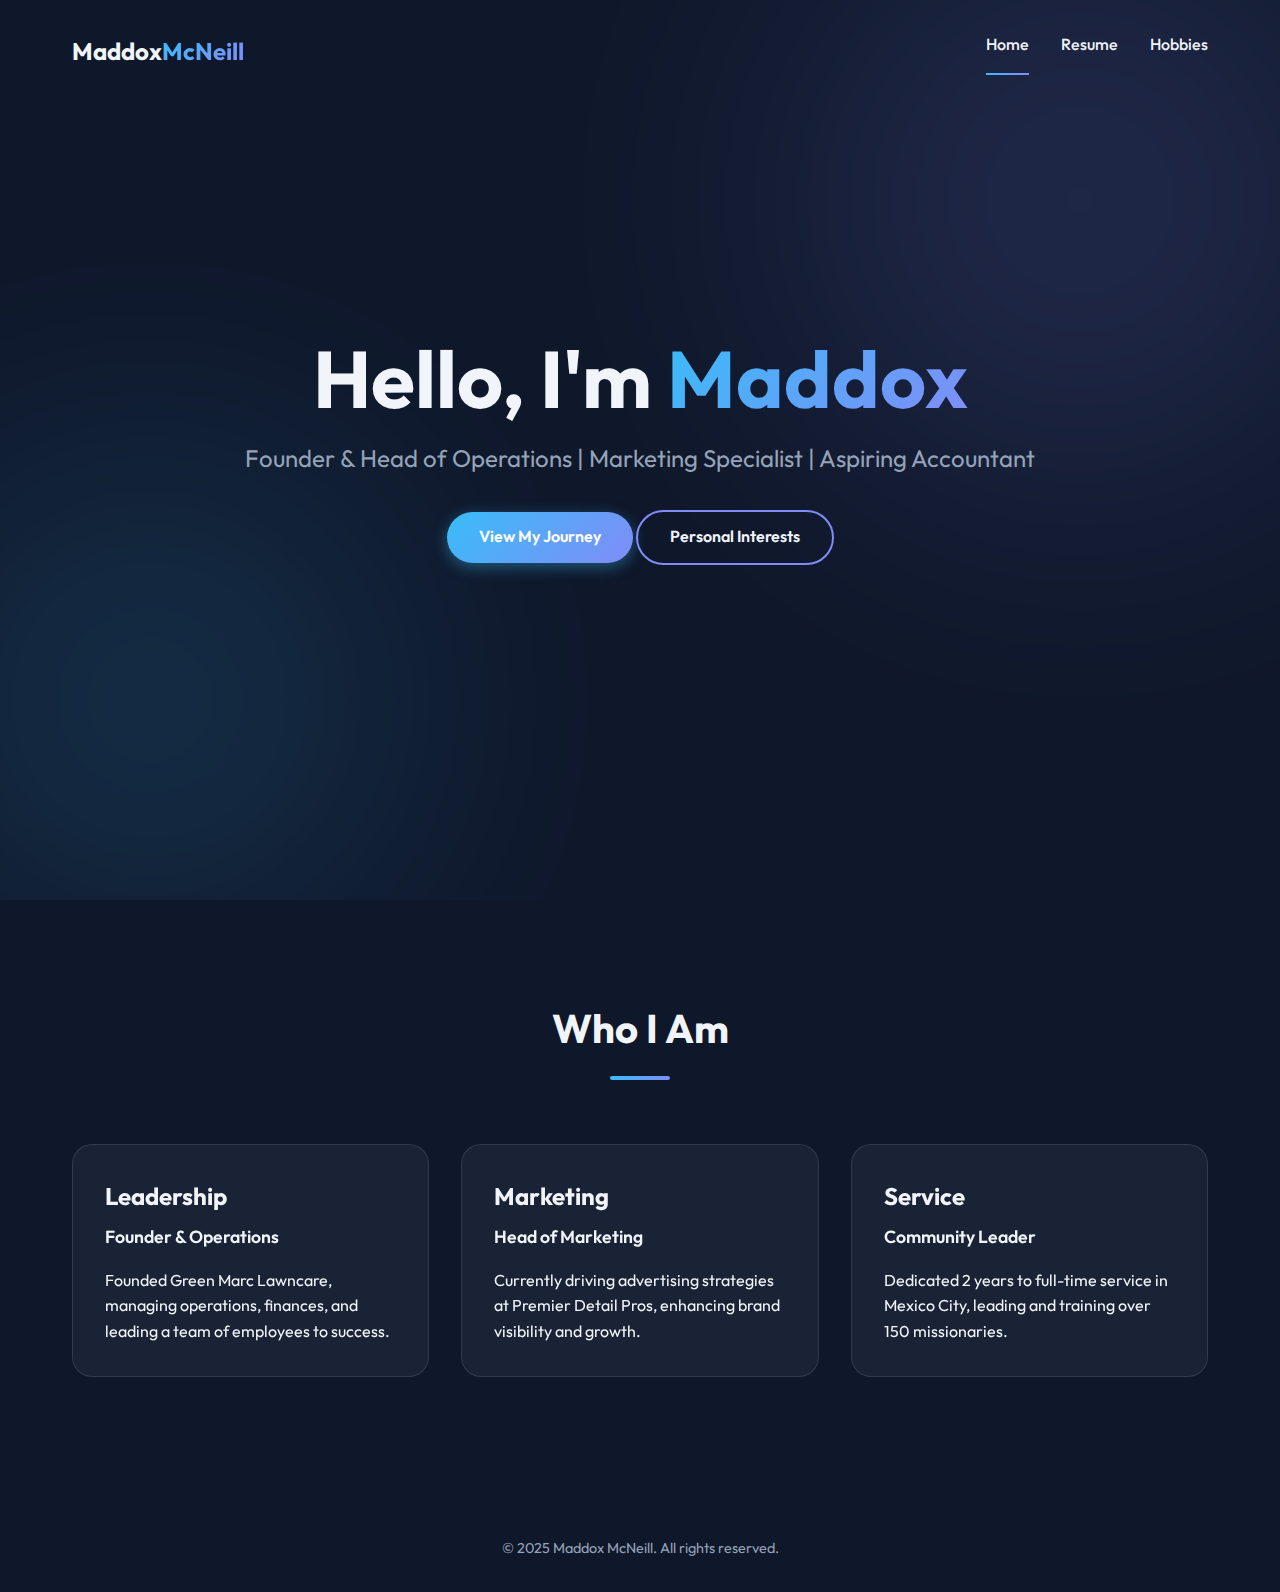
<file: index.html>
<!DOCTYPE html>
<html lang="en">
<head>
    <meta charset="UTF-8">
    <meta name="viewport" content="width=device-width, initial-scale=1.0">
    <title>Maddox McNeill - Portfolio</title>
    <link rel="stylesheet" href="styles.css">
</head>
<body>

    <!-- Navigation -->
    <nav class="navbar">
        <div class="container" style="display: flex; justify-content: space-between; width: 100%;">
            <a href="index.html" class="logo">Maddox<span class="text-gradient">McNeill</span></a>
            <div class="nav-links">
                <a href="index.html" class="active">Home</a>
                <a href="resume.html">Resume</a>
                <a href="scratch.html">Hobbies</a>
            </div>
        </div>
    </nav>

    <!-- Hero Section -->
    <header class="hero">
        <div class="container hero-content">
            <h1>Hello, I'm <span class="text-gradient">Maddox</span></h1>
            <p>Founder & Head of Operations | Marketing Specialist | Aspiring Accountant</p>
            <div class="hero-buttons">
                <a href="resume.html" class="btn btn-primary">View My Journey</a>
                <a href="scratch.html" class="btn btn-secondary">Personal Interests</a>
            </div>
        </div>
    </header>

    <!-- Brief Introduction -->
    <section>
        <div class="container">
            <h2 class="section-title">Who I Am</h2>
            <div class="grid">
                <div class="card">
                    <h3>Leadership</h3>
                    <p class="role">Founder & Operations</p>
                    <p>Founded Green Marc Lawncare, managing operations, finances, and leading a team of employees to success.</p>
                </div>
                <div class="card">
                    <h3>Marketing</h3>
                    <p class="role">Head of Marketing</p>
                    <p>Currently driving advertising strategies at Premier Detail Pros, enhancing brand visibility and growth.</p>
                </div>
                <div class="card">
                    <h3>Service</h3>
                    <p class="role">Community Leader</p>
                    <p>Dedicated 2 years to full-time service in Mexico City, leading and training over 150 missionaries.</p>
                </div>
            </div>
        </div>
    </section>

    <!-- Footer -->
    <footer>
        <div class="container">
            <p>&copy; 2025 Maddox McNeill. All rights reserved.</p>
        </div>
    </footer>

</body>
</html>
</file>
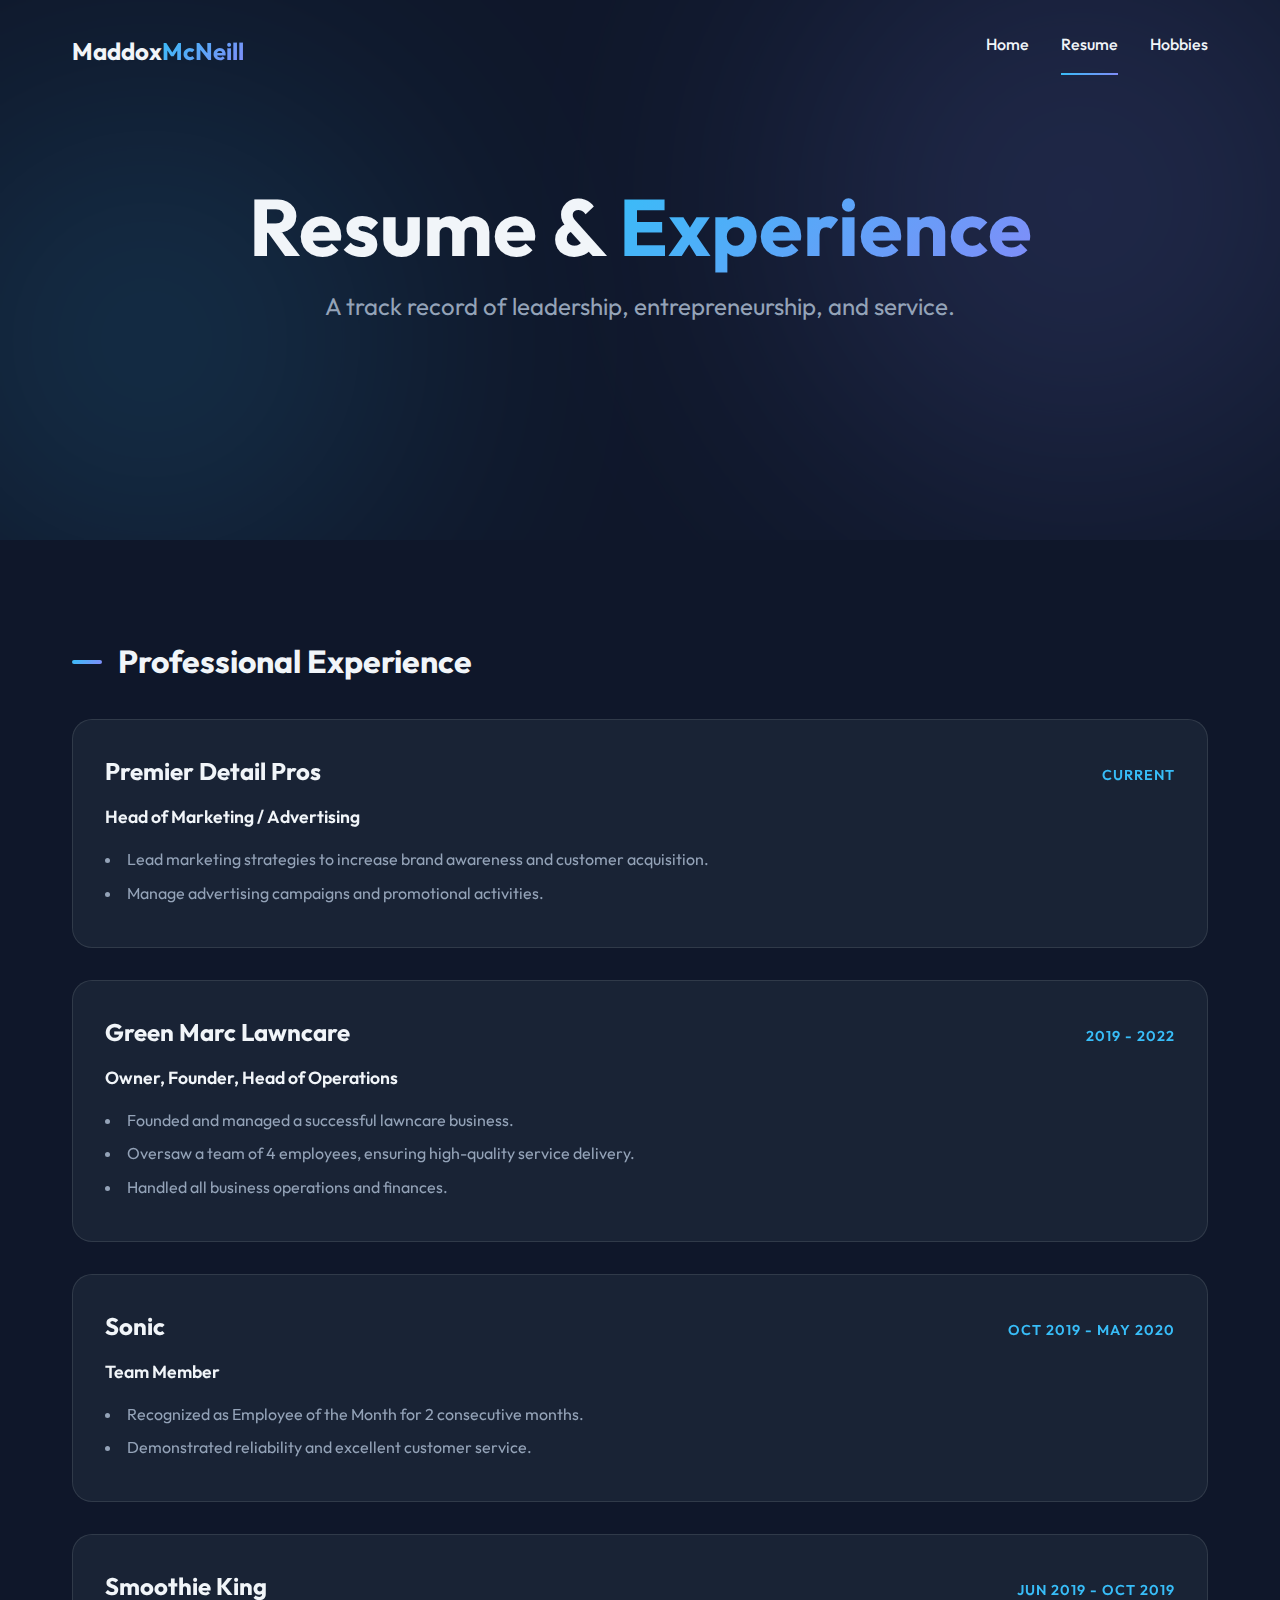
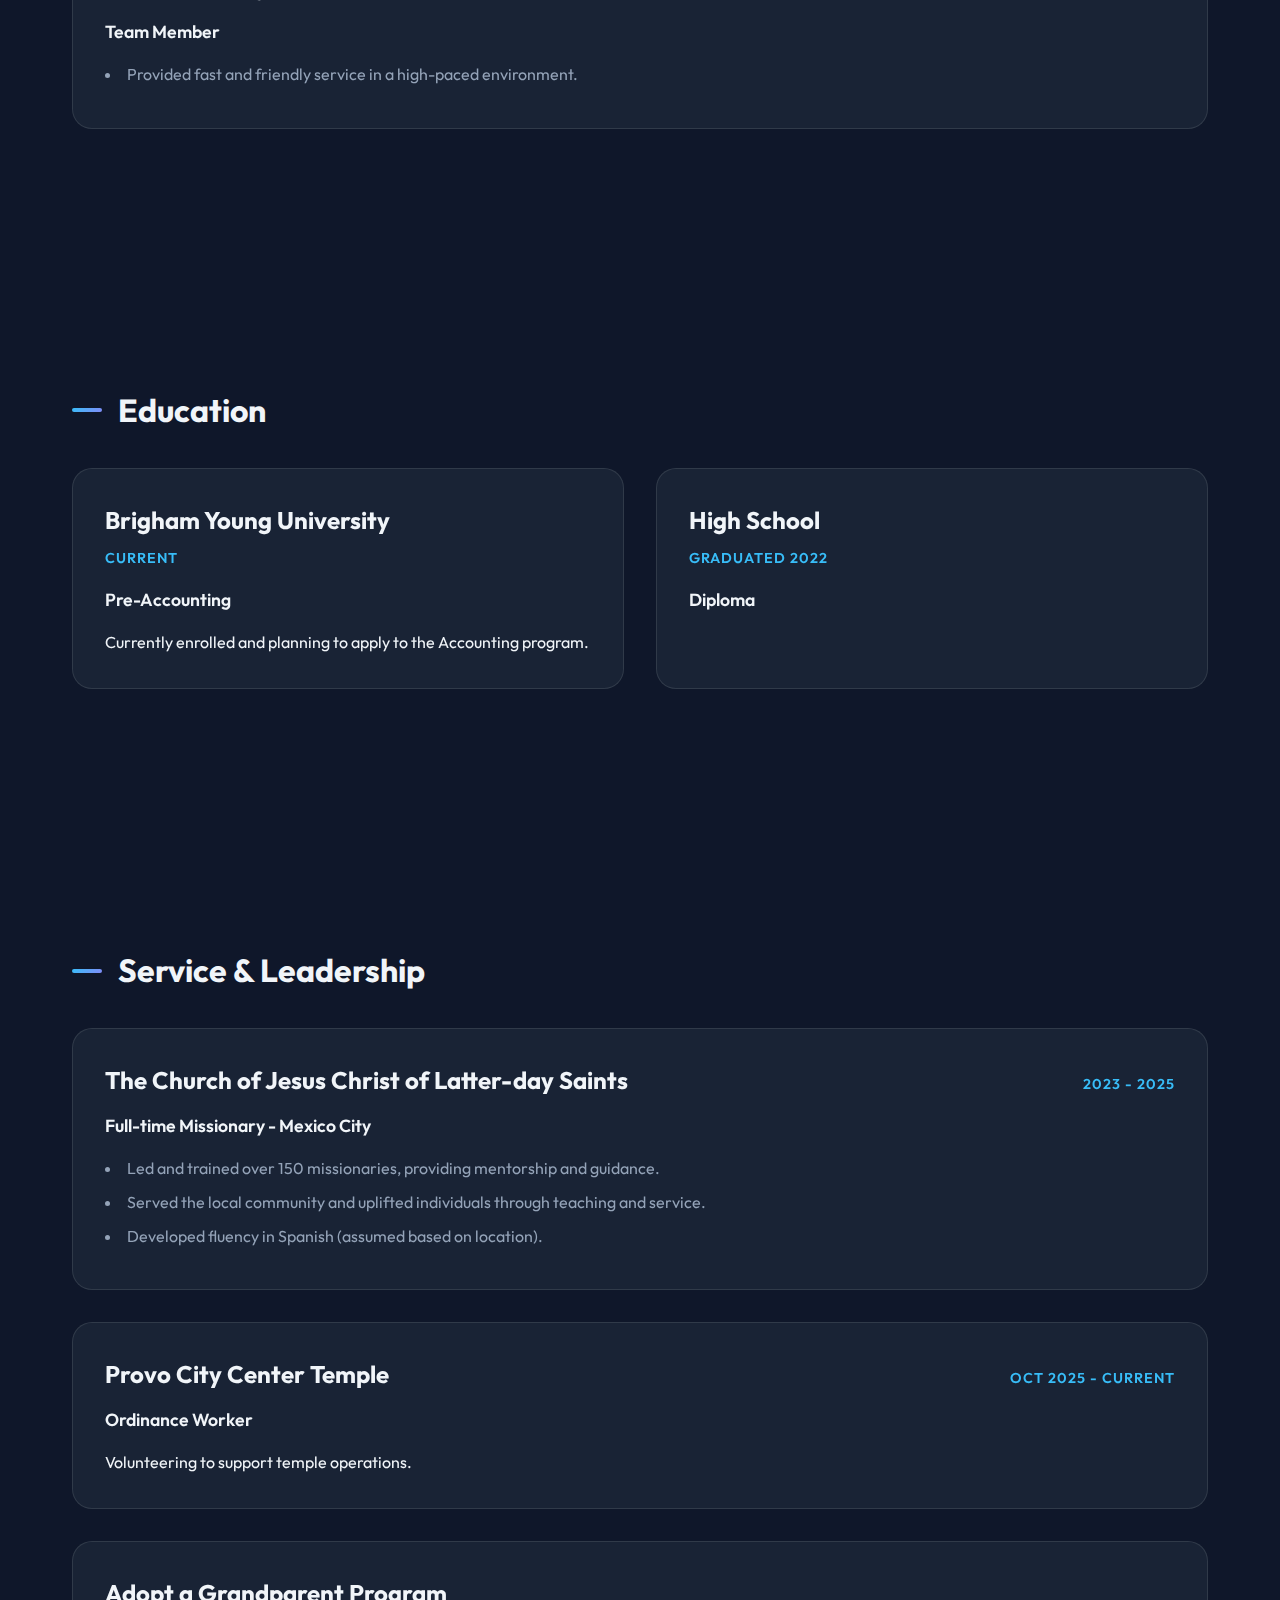
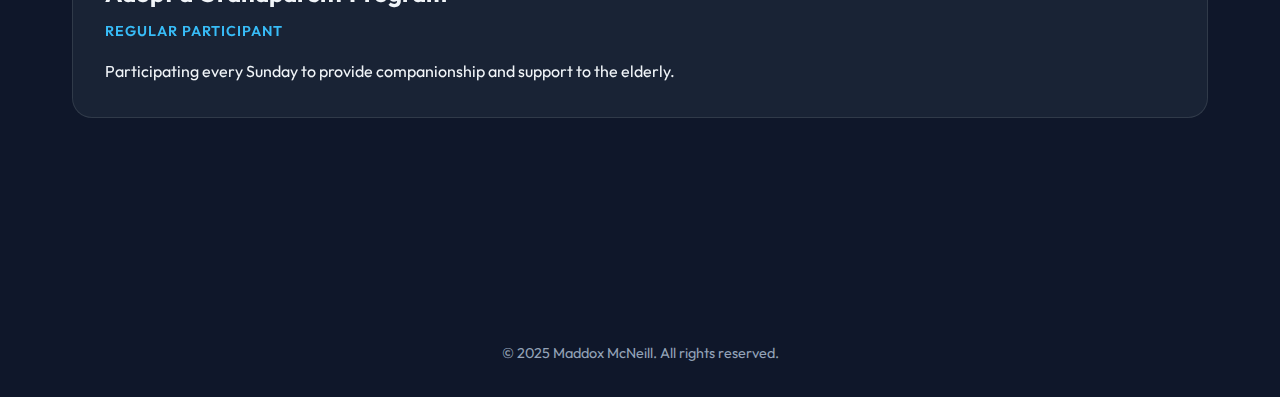
<file: resume.html>
<!DOCTYPE html>
<html lang="en">

<head>
    <meta charset="UTF-8">
    <meta name="viewport" content="width=device-width, initial-scale=1.0">
    <title>Maddox McNeill - Resume</title>
    <link rel="stylesheet" href="styles.css">
</head>

<body>

    <!-- Navigation -->
    <nav class="navbar">
        <div class="container" style="display: flex; justify-content: space-between; width: 100%;">
            <a href="index.html" class="logo">Maddox<span class="text-gradient">McNeill</span></a>
            <div class="nav-links">
                <a href="index.html">Home</a>
                <a href="resume.html" class="active">Resume</a>
                <a href="scratch.html">Hobbies</a>
            </div>
        </div>
    </nav>

    <!-- Header -->
    <header class="hero" style="height: 60vh; min-height: 400px;">
        <div class="container hero-content">
            <h1>Resume & <span class="text-gradient">Experience</span></h1>
            <p>A track record of leadership, entrepreneurship, and service.</p>
        </div>
    </header>

    <!-- Resume Content -->
    <div class="container">

        <!-- Experience -->
        <section class="resume-section">
            <h2>Professional Experience</h2>
            <div class="grid" style="grid-template-columns: 1fr;"> <!-- Full width cards for resume items -->

                <div class="card">
                    <div style="display: flex; justify-content: space-between; align-items: baseline; flex-wrap: wrap;">
                        <h3>Premier Detail Pros</h3>
                        <span class="date">Current</span>
                    </div>
                    <span class="role">Head of Marketing / Advertising</span>
                    <ul>
                        <li>Lead marketing strategies to increase brand awareness and customer acquisition.</li>
                        <li>Manage advertising campaigns and promotional activities.</li>
                    </ul>
                </div>

                <div class="card">
                    <div style="display: flex; justify-content: space-between; align-items: baseline; flex-wrap: wrap;">
                        <h3>Green Marc Lawncare</h3>
                        <span class="date">2019 - 2022</span>
                    </div>
                    <span class="role">Owner, Founder, Head of Operations</span>
                    <ul>
                        <li>Founded and managed a successful lawncare business.</li>
                        <li>Oversaw a team of 4 employees, ensuring high-quality service delivery.</li>
                        <li>Handled all business operations and finances.</li>
                    </ul>
                </div>

                <div class="card">
                    <div style="display: flex; justify-content: space-between; align-items: baseline; flex-wrap: wrap;">
                        <h3>Sonic</h3> <!-- Corrected spelling from 'Sonjc' to 'Sonic' assuming typo -->
                        <span class="date">Oct 2019 - May 2020</span>
                    </div>
                    <span class="role">Team Member</span>
                    <ul>
                        <li>Recognized as Employee of the Month for 2 consecutive months.</li>
                        <li>Demonstrated reliability and excellent customer service.</li>
                    </ul>
                </div>

                <div class="card">
                    <div style="display: flex; justify-content: space-between; align-items: baseline; flex-wrap: wrap;">
                        <h3>Smoothie King</h3>
                        <span class="date">Jun 2019 - Oct 2019</span>
                    </div>
                    <span class="role">Team Member</span>
                    <ul>
                        <li>Provided fast and friendly service in a high-paced environment.</li>
                    </ul>
                </div>

            </div>
        </section>

        <!-- Education -->
        <section class="resume-section">
            <h2>Education</h2>
            <div class="grid">
                <div class="card">
                    <h3>Brigham Young University</h3>
                    <span class="date">Current</span>
                    <span class="role">Pre-Accounting</span>
                    <p>Currently enrolled and planning to apply to the Accounting program.</p>
                </div>
                <div class="card">
                    <h3>High School</h3>
                    <span class="date">Graduated 2022</span>
                    <span class="role">Diploma</span>
                </div>
            </div>
        </section>

        <!-- Service -->
        <section class="resume-section">
            <h2>Service & Leadership</h2>
            <div class="grid" style="grid-template-columns: 1fr;">
                <div class="card">
                    <div style="display: flex; justify-content: space-between; align-items: baseline; flex-wrap: wrap;">
                        <h3>The Church of Jesus Christ of Latter-day Saints</h3>
                        <span class="date">2023 - 2025</span>
                    </div>
                    <span class="role">Full-time Missionary - Mexico City</span>
                    <ul>
                        <li>Led and trained over 150 missionaries, providing mentorship and guidance.</li>
                        <li>Served the local community and uplifted individuals through teaching and service.</li>
                        <li>Developed fluency in Spanish (assumed based on location).</li>
                    </ul>
                </div>

                <div class="card">
                    <div style="display: flex; justify-content: space-between; align-items: baseline; flex-wrap: wrap;">
                        <h3>Provo City Center Temple</h3>
                        <span class="date">Oct 2025 - Current</span>
                        <!-- Assuming 'current' means after mission return in 2025 -->
                    </div>
                    <span class="role">Ordinance Worker</span>
                    <p>Volunteering to support temple operations.</p>
                </div>

                <div class="card">
                    <h3>Adopt a Grandparent Program</h3>
                    <span class="date">Regular Participant</span>
                    <p>Participating every Sunday to provide companionship and support to the elderly.</p>
                </div>
            </div>
        </section>

    </div>

    <!-- Footer -->
    <footer>
        <div class="container">
            <p>&copy; 2025 Maddox McNeill. All rights reserved.</p>
        </div>
    </footer>

</body>

</html>
</file>
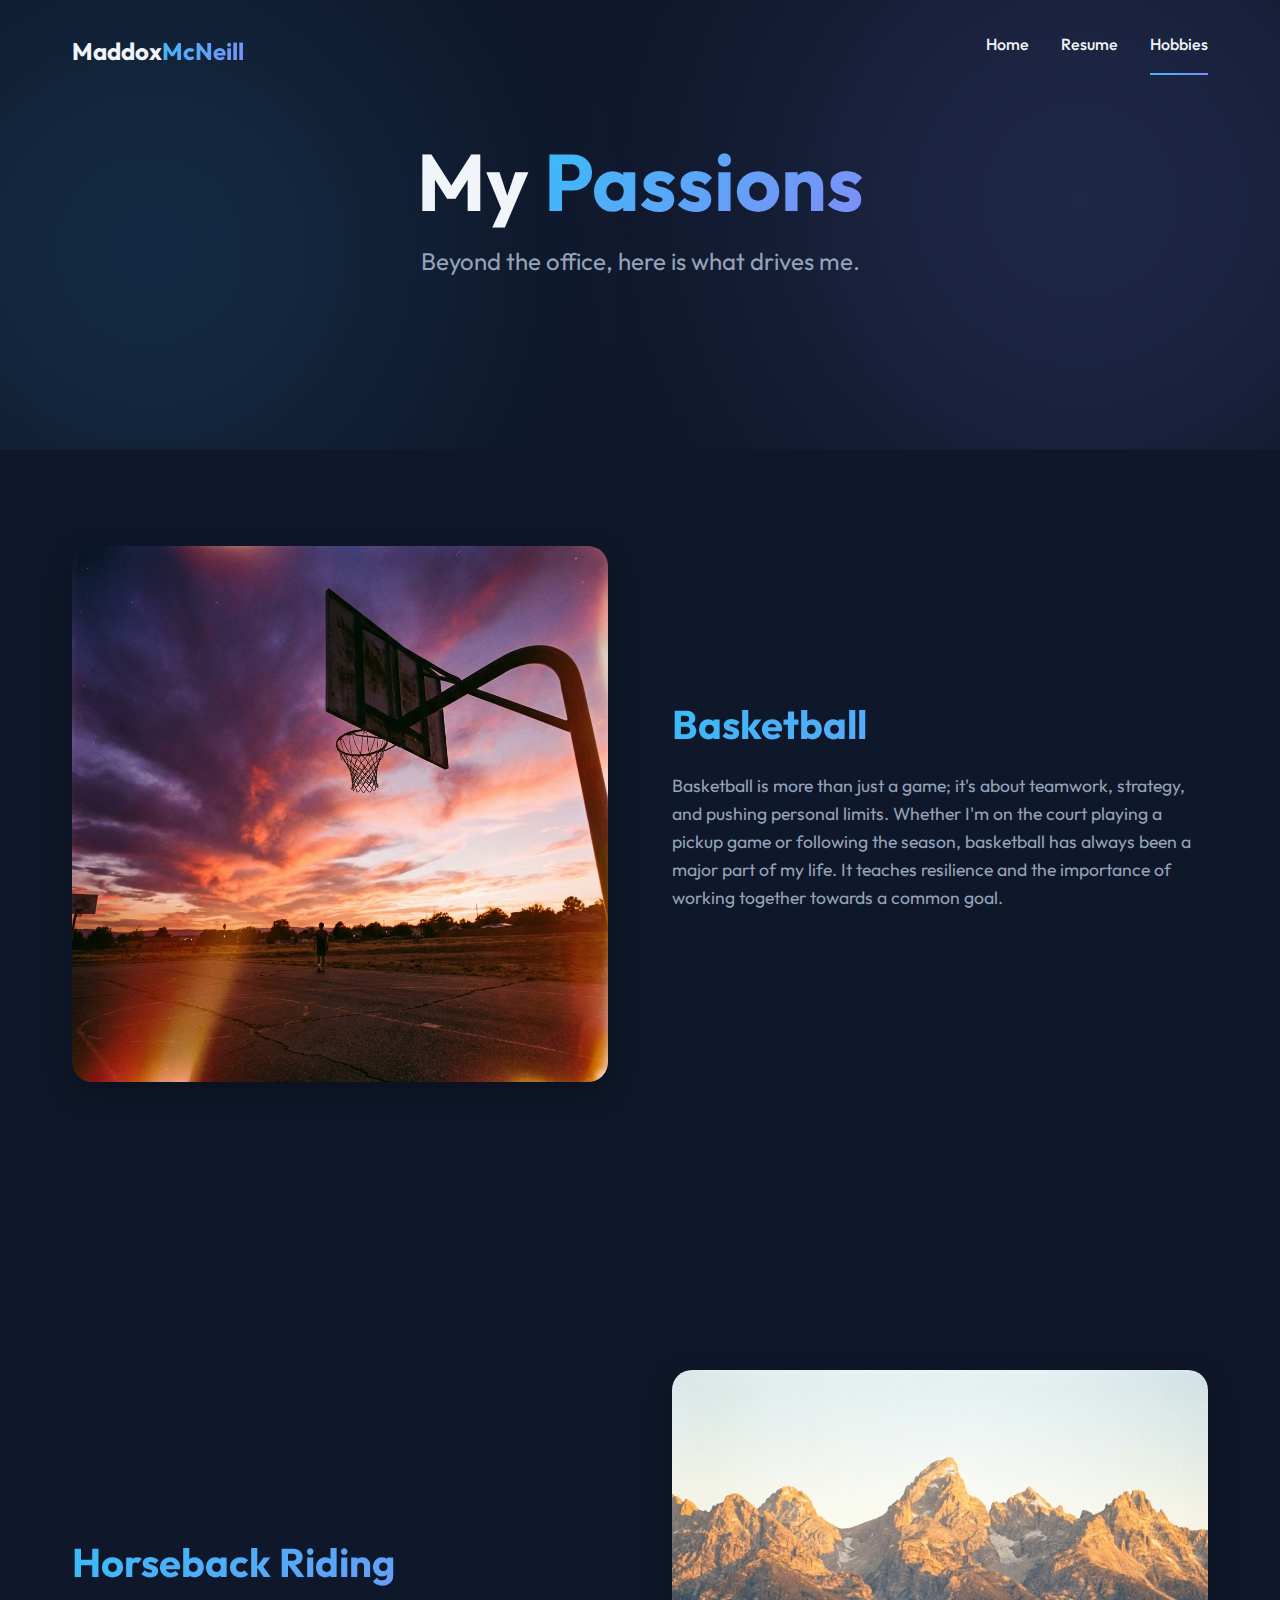
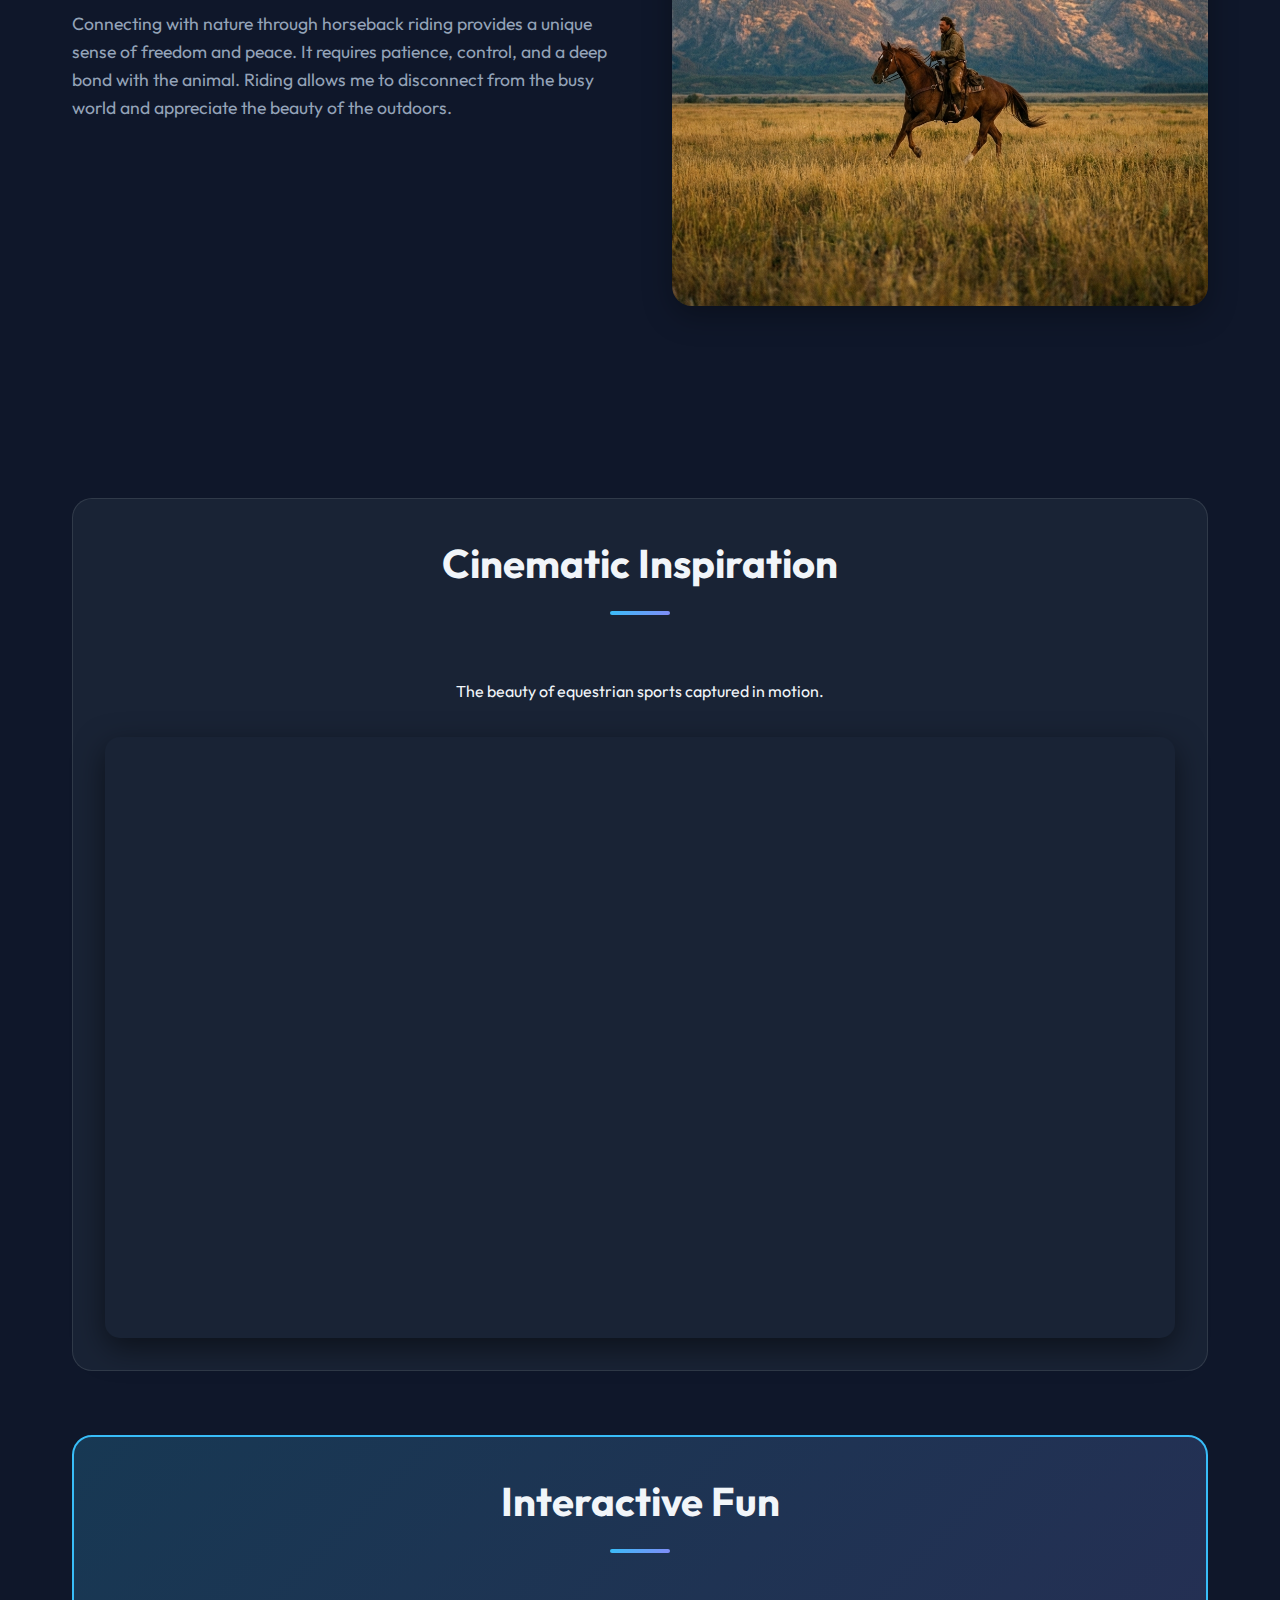
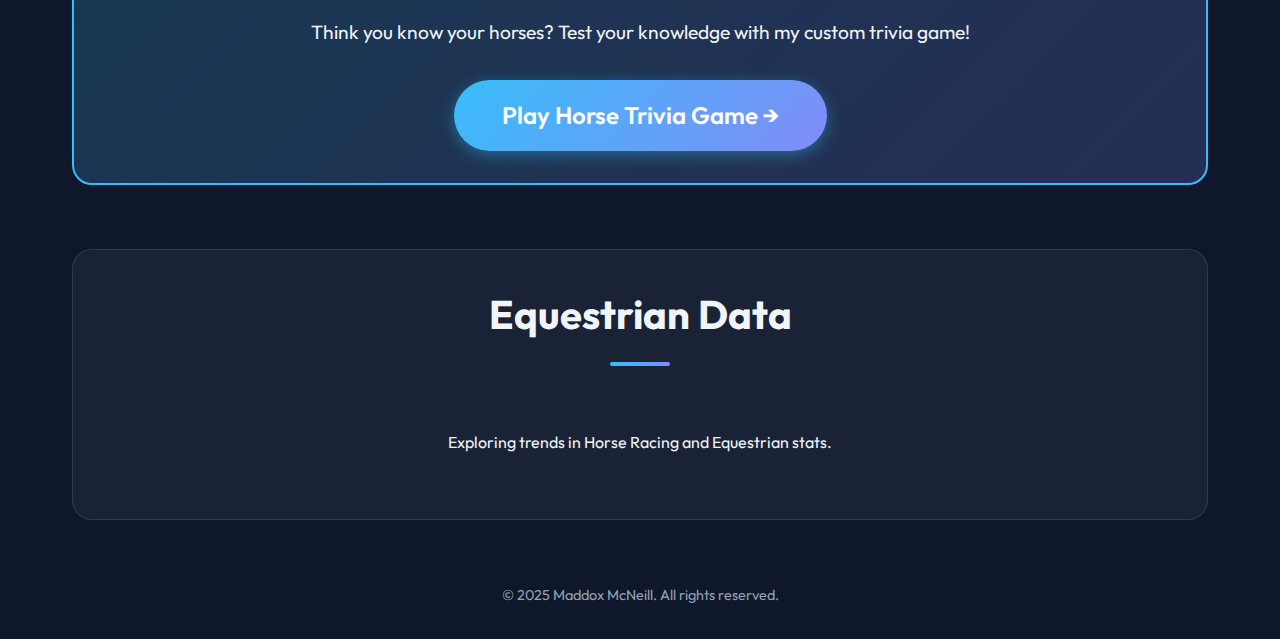
<file: scratch.html>
<!DOCTYPE html>
<html lang="en">

<head>
    <meta charset="UTF-8">
    <meta name="viewport" content="width=device-width, initial-scale=1.0">
    <title>Maddox McNeill - Hobbies</title>
    <link rel="stylesheet" href="styles.css">
    <script type="module" src="https://public.tableau.com/javascripts/api/tableau.embedding.3.latest.min.js"></script>
    <style>
        .hobby-section {
            display: flex;
            align-items: center;
            gap: 4rem;
            margin-bottom: 6rem;
        }

        .hobby-section:nth-child(even) {
            flex-direction: row-reverse;
        }

        .hobby-img {
            flex: 1;
            border-radius: 20px;
            overflow: hidden;
            box-shadow: 0 10px 30px rgba(0, 0, 0, 0.3);
            transition: transform 0.3s ease;
        }

        .hobby-img img {
            width: 100%;
            height: auto;
            display: block;
        }

        .hobby-img:hover {
            transform: scale(1.02);
        }

        .hobby-content {
            flex: 1;
        }

        .hobby-content h2 {
            font-size: 2.5rem;
            margin-bottom: 1rem;
            background: var(--accent-gradient);
            -webkit-background-clip: text;
            -webkit-text-fill-color: transparent;
        }

        .hobby-content p {
            font-size: 1.1rem;
            color: var(--text-muted);
            margin-bottom: 1.5rem;
        }

        .media-container {
            margin-top: 4rem;
            padding: 2rem;
            background: var(--card-bg);
            border: var(--card-border);
            border-radius: 20px;
            text-align: center;
        }

        .video-wrapper {
            position: relative;
            padding-bottom: 56.25%;
            /* 16:9 */
            height: 0;
            overflow: hidden;
            border-radius: 15px;
            box-shadow: 0 10px 30px rgba(0, 0, 0, 0.5);
        }

        .video-wrapper iframe {
            position: absolute;
            top: 0;
            left: 0;
            width: 100%;
            height: 100%;
        }

        @media (max-width: 768px) {

            .hobby-section,
            .hobby-section:nth-child(even) {
                flex-direction: column;
                gap: 2rem;
                text-align: center;
            }
        }
    </style>
</head>

<body>

    <!-- Navigation -->
    <nav class="navbar">
        <div class="container" style="display: flex; justify-content: space-between; width: 100%;">
            <a href="index.html" class="logo">Maddox<span class="text-gradient">McNeill</span></a>
            <div class="nav-links">
                <a href="index.html">Home</a>
                <a href="resume.html">Resume</a>
                <a href="scratch.html" class="active">Hobbies</a>
            </div>
        </div>
    </nav>

    <!-- Header -->
    <header class="hero" style="height: 50vh; min-height: 400px;">
        <div class="container hero-content">
            <h1>My <span class="text-gradient">Passions</span></h1>
            <p>Beyond the office, here is what drives me.</p>
        </div>
    </header>

    <!-- Hobbies Content -->
    <div class="container">

        <!-- Basketball -->
        <section class="hobby-section">
            <div class="hobby-img">
                <img src="basketball.png" alt="Basketball Hoop at Sunset">
            </div>
            <div class="hobby-content">
                <h2>Basketball</h2>
                <p>
                    Basketball is more than just a game; it's about teamwork, strategy, and pushing personal limits.
                    Whether I'm on the court playing a pickup game or following the season, basketball has always been a
                    major part of my life.
                    It teaches resilience and the importance of working together towards a common goal.
                </p>
            </div>
        </section>

        <!-- Horseback Riding -->
        <section class="hobby-section">
            <div class="hobby-img">
                <img src="horseback.png" alt="Horseback Riding in Nature">
            </div>
            <div class="hobby-content">
                <h2>Horseback Riding</h2>
                <p>
                    Connecting with nature through horseback riding provides a unique sense of freedom and peace.
                    It requires patience, control, and a deep bond with the animal.
                    Riding allows me to disconnect from the busy world and appreciate the beauty of the outdoors.
                </p>
            </div>
        </section>

        <!-- Video Section (Restored Feature) -->
        <section class="media-container">
            <h2 class="section-title">Cinematic Inspiration</h2>
            <p style="margin-bottom: 2rem;">The beauty of equestrian sports captured in motion.</p>
            <div class="video-wrapper">
                <iframe src="https://www.youtube.com/watch?v=SDUFOpttHTY" title="Cinematic Horse Riding" frameborder="0"
                    allow="accelerometer; autoplay; clipboard-write; encrypted-media; gyroscope; picture-in-picture"
                    allowfullscreen></iframe>
            </div>
        </section>

        <!-- Tableau Section (Restored Feature) -->
        <!-- Game Section (Moved for Visibility) -->
        <section class="media-container"
            style="background: linear-gradient(135deg, rgba(56, 189, 248, 0.2) 0%, rgba(129, 140, 248, 0.2) 100%); border: 2px solid var(--primary-color);">
            <h2 class="section-title">Interactive Fun</h2>
            <p style="margin-bottom: 2rem; font-size: 1.2rem;">Think you know your horses? Test your knowledge with my
                custom trivia game!</p>
            <a href="game.html" class="btn btn-primary" style="font-size: 1.5rem; padding: 1rem 3rem;">Play Horse Trivia
                Game &rarr;</a>
        </section>

        <!-- Tableau Section (Restored Feature) -->
        <section class="media-container">
            <h2 class="section-title">Equestrian Data</h2>
            <p style="margin-bottom: 2rem;">Exploring trends in Horse Racing and Equestrian stats.</p>

            <div style="width: 100%; overflow: hidden; border-radius: 15px;">
                <div class='tableauPlaceholder' id='viz1765944625862' style='position: relative'><noscript><a
                            href='#'><img alt=' '
                                src='https:&#47;&#47;public.tableau.com&#47;static&#47;images&#47;Ho&#47;HorseRacing&#47;TopPrizesbyTrackTopPerformingHorses&#47;1_rss.png'
                                style='border: none' /></a></noscript><object class='tableauViz' style='display:none;'>
                        <param name='host_url' value='https%3A%2F%2Fpublic.tableau.com%2F' />
                        <param name='embed_code_version' value='3' />
                        <param name='site_root' value='' />
                        <param name='name' value='HorseRacing&#47;TopPrizesbyTrackTopPerformingHorses' />
                        <param name='tabs' value='yes' />
                        <param name='toolbar' value='yes' />
                        <param name='static_image'
                            value='https:&#47;&#47;public.tableau.com&#47;static&#47;images&#47;Ho&#47;HorseRacing&#47;TopPrizesbyTrackTopPerformingHorses&#47;1.png' />
                        <param name='animate_transition' value='yes' />
                        <param name='display_static_image' value='yes' />
                        <param name='display_spinner' value='yes' />
                        <param name='display_overlay' value='yes' />
                        <param name='display_count' value='yes' />
                        <param name='language' value='en-US' />
                    </object></div>
                <script
                    type='text/javascript'>                    var divElement = document.getElementById('viz1765944625862'); var vizElement = divElement.getElementsByTagName('object')[0]; vizElement.style.width = '100%'; vizElement.style.height = (divElement.offsetWidth * 0.75) + 'px'; var scriptElement = document.createElement('script'); scriptElement.src = 'https://public.tableau.com/javascripts/api/viz_v1.js'; vizElement.parentNode.insertBefore(scriptElement, vizElement);                </script>
            </div>
        </section>

    </div>

    <!-- Footer -->
    <footer>
        <div class="container">
            <p>&copy; 2025 Maddox McNeill. All rights reserved.</p>
        </div>
    </footer>

</body>

</html>
</file>
<file: styles.css>
@import url('https://fonts.googleapis.com/css2?family=Outfit:wght@300;400;600;700&display=swap');

:root {
    --bg-color: #0f172a;
    --text-color: #f1f5f9;
    --text-muted: #94a3b8;
    --primary-color: #38bdf8;
    --secondary-color: #818cf8;
    --accent-gradient: linear-gradient(135deg, #38bdf8 0%, #818cf8 100%);
    --card-bg: rgba(30, 41, 59, 0.7);
    --card-border: 1px solid rgba(255, 255, 255, 0.1);
    --glass-shadow: 0 8px 32px 0 rgba(0, 0, 0, 0.37);
    --font-main: 'Outfit', sans-serif;
}

* {
    margin: 0;
    padding: 0;
    box-sizing: border-box;
}

body {
    font-family: var(--font-main);
    background-color: var(--bg-color);
    color: var(--text-color);
    line-height: 1.6;
    overflow-x: hidden;
}

a {
    text-decoration: none;
    color: inherit;
    transition: color 0.3s ease;
}

/* Utilities */
.container {
    max-width: 1200px;
    margin: 0 auto;
    padding: 0 2rem;
}

.text-gradient {
    background: var(--accent-gradient);
    -webkit-background-clip: text;
    -webkit-text-fill-color: transparent;
    background-clip: text;
}

.btn {
    display: inline-block;
    padding: 0.8rem 2rem;
    border-radius: 50px;
    font-weight: 600;
    cursor: pointer;
    transition: transform 0.3s ease, box-shadow 0.3s ease;
    border: none;
    font-size: 1rem;
}

.btn-primary {
    background: var(--accent-gradient);
    color: white;
    box-shadow: 0 4px 15px rgba(56, 189, 248, 0.4);
}

.btn-primary:hover {
    transform: translateY(-2px);
    box-shadow: 0 8px 25px rgba(56, 189, 248, 0.6);
}

.btn-secondary {
    background: transparent;
    border: 2px solid var(--secondary-color);
    color: var(--text-color);
}

.btn-secondary:hover {
    background: rgba(129, 140, 248, 0.1);
    transform: translateY(-2px);
}

/* Navigation */
.navbar {
    display: flex;
    justify-content: space-between;
    align-items: center;
    padding: 2rem 0;
    position: absolute;
    width: 100%;
    top: 0;
    z-index: 10;
}

.navbar .logo {
    font-size: 1.5rem;
    font-weight: 700;
}

.nav-links {
    display: flex;
    gap: 2rem;
}

.nav-links a {
    font-weight: 500;
    position: relative;
}

.nav-links a::after {
    content: '';
    position: absolute;
    width: 0;
    height: 2px;
    bottom: -5px;
    left: 0;
    background: var(--accent-gradient);
    transition: width 0.3s ease;
}

.nav-links a:hover::after,
.nav-links a.active::after {
    width: 100%;
}

/* Hero Section */
.hero {
    height: 100vh;
    display: flex;
    align-items: center;
    justify-content: center;
    text-align: center;
    position: relative;
    overflow: hidden;
}

.hero::before {
    content: '';
    position: absolute;
    width: 600px;
    height: 600px;
    background: var(--secondary-color);
    filter: blur(150px);
    border-radius: 50%;
    opacity: 0.15;
    top: -100px;
    right: -100px;
    z-index: -1;
    animation: blob 10s infinite alternate;
}

.hero::after {
    content: '';
    position: absolute;
    width: 500px;
    height: 500px;
    background: var(--primary-color);
    filter: blur(150px);
    border-radius: 50%;
    opacity: 0.15;
    bottom: -50px;
    left: -100px;
    z-index: -1;
    animation: blob 10s infinite alternate-reverse;
}

@keyframes blob {
    0% { transform: translate(0, 0) scale(1); }
    100% { transform: translate(30px, -50px) scale(1.1); }
}

.hero-content h1 {
    font-size: 5rem;
    font-weight: 700;
    margin-bottom: 1rem;
    line-height: 1.1;
    animation: fadeInUp 1s ease-out;
}

.hero-content p {
    font-size: 1.5rem;
    color: var(--text-muted);
    margin-bottom: 2rem;
    animation: fadeInUp 1s ease-out 0.2s backwards;
}

.hero-buttons {
    animation: fadeInUp 1s ease-out 0.4s backwards;
}

/* Section Styles */
section {
    padding: 6rem 0;
}

.section-title {
    font-size: 2.5rem;
    text-align: center;
    margin-bottom: 4rem;
    position: relative;
}

.section-title::after {
    content: '';
    display: block;
    width: 60px;
    height: 4px;
    background: var(--accent-gradient);
    margin: 1rem auto 0;
    border-radius: 2px;
}

/* Card Grid */
.grid {
    display: grid;
    grid-template-columns: repeat(auto-fit, minmax(300px, 1fr));
    gap: 2rem;
}

.card {
    background: var(--card-bg);
    border: var(--card-border);
    padding: 2rem;
    border-radius: 20px;
    backdrop-filter: blur(10px);
    transition: transform 0.3s ease, border-color 0.3s ease;
}

.card:hover {
    transform: translateY(-5px);
    border-color: var(--primary-color);
}

.card h3 {
    font-size: 1.5rem;
    margin-bottom: 0.5rem;
}

.card .date {
    font-size: 0.9rem;
    color: var(--primary-color);
    margin-bottom: 1rem;
    display: block;
    text-transform: uppercase;
    letter-spacing: 1px;
    font-weight: 600;
}

.card .role {
    font-size: 1.1rem;
    font-weight: 600;
    color: var(--text-color);
    margin-bottom: 1rem;
    display: block;
}

.card ul {
    list-style-position: inside;
    color: var(--text-muted);
}

.card li {
    margin-bottom: 0.5rem;
}

/* Resume Specifics */
.resume-section {
    margin-bottom: 4rem;
}

.resume-section h2 {
    font-size: 2rem;
    margin-bottom: 2rem;
    color: var(--text-color);
    display: flex;
    align-items: center;
    gap: 1rem;
}

.resume-section h2::before {
    content: '';
    width: 30px;
    height: 4px;
    background: var(--accent-gradient);
    border-radius: 2px;
}

/* Footer */
footer {
    text-align: center;
    padding: 4rem 0 2rem;
    color: var(--text-muted);
    font-size: 0.9rem;
}

/* Animations */
@keyframes fadeInUp {
    from {
        opacity: 0;
        transform: translateY(30px);
    }
    to {
        opacity: 1;
        transform: translateY(0);
    }
}

/* Responsive */
@media (max-width: 768px) {
    .hero-content h1 {
        font-size: 3rem;
    }
    
    .navbar {
        flex-direction: column;
        padding: 1rem;
        background: rgba(15, 23, 42, 0.95);
        backdrop-filter: blur(10px);
    }
    
    .nav-links {
        margin-top: 1rem;
        gap: 1.5rem;
    }

    .hero {
        padding-top: 80px;
    }
}
</file>
